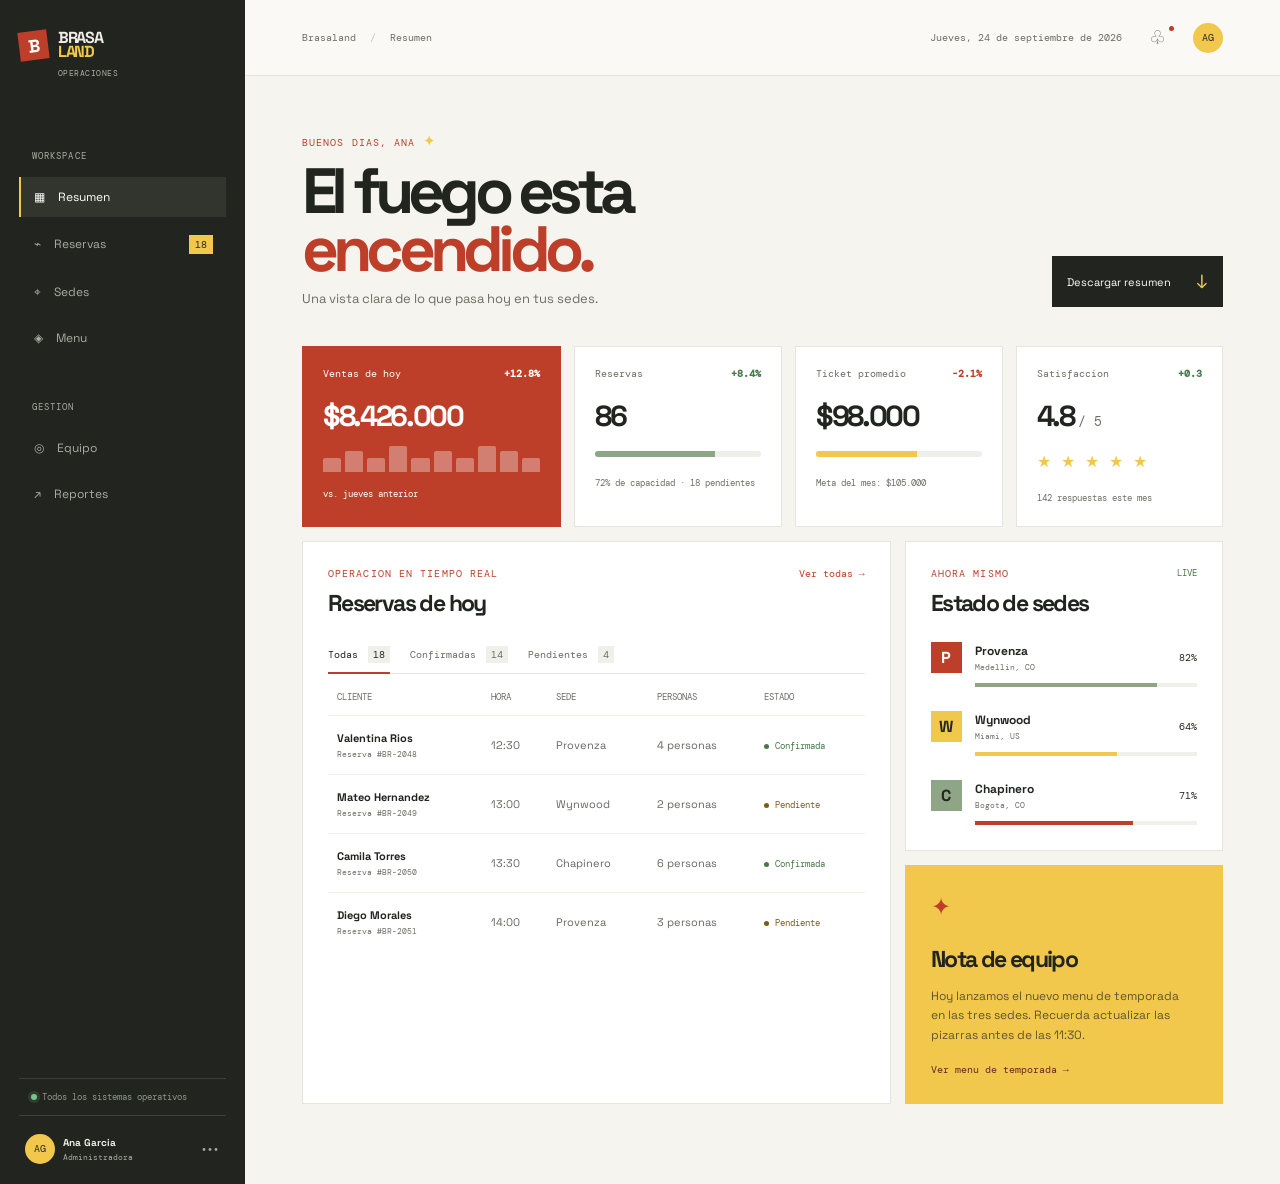
<file: uis/backoffice/index.html>
<!doctype html>
<html lang="es">
<head>
  <meta charset="UTF-8">
  <meta name="viewport" content="width=device-width, initial-scale=1.0">
  <meta name="description" content="Panel interno de operaciones de Brasaland.">
  <title>Brasaland Ops | Dashboard</title>
  <meta name="robots" content="noindex, nofollow">
  <meta name="theme-color" content="#22251f">
  <link rel="preconnect" href="https://fonts.googleapis.com">
  <link rel="preconnect" href="https://fonts.gstatic.com" crossorigin>
  <link rel="stylesheet" href="styles.css">
  <link rel="stylesheet" href="accessibility.css">
  <link rel="preload" as="style" href="https://fonts.googleapis.com/css2?family=DM+Mono:wght@400;500&amp;family=Space+Grotesk:wght@400;500;600;700&amp;display=optional" onload="this.onload=null;this.rel='stylesheet'">
  <noscript><link rel="stylesheet" href="https://fonts.googleapis.com/css2?family=DM+Mono:wght@400;500&amp;family=Space+Grotesk:wght@400;500;600;700&amp;display=optional"></noscript>
</head>
<body>
  <div class="app-shell">
    <aside class="sidebar"><a class="ops-brand" href="index.html"><span class="ops-mark">B</span><span>BRASA<span>LAND</span><small>OPERACIONES</small></span></a><nav class="side-nav" aria-label="Navegacion interna"><p class="nav-label">Workspace</p><a class="is-active" href="#dashboard">▦ <span>Resumen</span></a><a href="#reservas">⌁ <span>Reservas</span><b>18</b></a><a href="#sedes">⌖ <span>Sedes</span></a><a href="#menu">◈ <span>Menu</span></a><p class="nav-label space">Gestion</p><a href="#equipo">◎ <span>Equipo</span></a><a href="#reportes">↗ <span>Reportes</span></a></nav><div class="sidebar-bottom"><div class="system-status"><i></i> Todos los sistemas operativos</div><a class="user-mini" href="#perfil"><span>AG</span><strong>Ana Garcia<small>Administradora</small></strong><b>•••</b></a></div></aside>
    <main class="main-content" id="dashboard"><header class="topbar"><button class="mobile-menu" type="button" aria-label="Abrir menu">☰</button><div class="breadcrumb">Brasaland <span>/</span> Resumen</div><div class="top-actions"><time datetime="2026-09-24">Jueves, 24 de septiembre de 2026</time><button class="notification" type="button" aria-label="Notificaciones">♧<i></i></button><button class="avatar" type="button" aria-label="Abrir perfil">AG</button></div></header><div class="content-wrap"><section class="welcome-row"><div><p class="kicker">Buenos dias, Ana <span>✦</span></p><h1>El fuego esta<br><em>encendido.</em></h1><p class="intro">Una vista clara de lo que pasa hoy en tus sedes.</p></div><button class="primary-action" type="button" id="export-button">Descargar resumen <span>↓</span></button></section><section class="metric-grid" aria-label="Metricas de hoy"><article class="metric-card highlight"><div class="metric-top"><span>Ventas de hoy</span><b>+12.8%</b></div><strong>$8.426.000</strong><div class="sparkline" aria-hidden="true"><i></i><i></i><i></i><i></i><i></i><i></i><i></i><i></i><i></i><i></i></div><small>vs. jueves anterior</small></article><article class="metric-card"><div class="metric-top"><span>Reservas</span><b class="green">+8.4%</b></div><strong>86</strong><div class="bar"><i style="width:72%"></i></div><small>72% de capacidad · 18 pendientes</small></article><article class="metric-card"><div class="metric-top"><span>Ticket promedio</span><b class="red">-2.1%</b></div><strong>$98.000</strong><div class="bar yellow"><i style="width:61%"></i></div><small>Meta del mes: $105.000</small></article><article class="metric-card"><div class="metric-top"><span>Satisfaccion</span><b class="green">+0.3</b></div><strong>4.8 <small>/ 5</small></strong><div class="stars">★ ★ ★ ★ ★</div><small>142 respuestas este mes</small></article></section><section class="dashboard-grid"><article class="panel reservations-panel" id="reservas"><div class="panel-heading"><div><p class="kicker">Operacion en tiempo real</p><h2>Reservas de hoy</h2></div><button class="ghost" type="button">Ver todas →</button></div><div class="filters"><button class="filter active" type="button" data-filter="all">Todas <b>18</b></button><button class="filter" type="button" data-filter="confirmed">Confirmadas <b>14</b></button><button class="filter" type="button" data-filter="pending">Pendientes <b>4</b></button></div><div class="table-wrap"><table><thead><tr><th>Cliente</th><th>Hora</th><th>Sede</th><th>Personas</th><th>Estado</th></tr></thead><tbody><tr data-status="confirmed"><td><strong>Valentina Rios</strong><small>Reserva #BR-2048</small></td><td>12:30</td><td>Provenza</td><td>4 personas</td><td><span class="status confirmed">Confirmada</span></td></tr><tr data-status="pending"><td><strong>Mateo Hernandez</strong><small>Reserva #BR-2049</small></td><td>13:00</td><td>Wynwood</td><td>2 personas</td><td><span class="status pending">Pendiente</span></td></tr><tr data-status="confirmed"><td><strong>Camila Torres</strong><small>Reserva #BR-2050</small></td><td>13:30</td><td>Chapinero</td><td>6 personas</td><td><span class="status confirmed">Confirmada</span></td></tr><tr data-status="pending"><td><strong>Diego Morales</strong><small>Reserva #BR-2051</small></td><td>14:00</td><td>Provenza</td><td>3 personas</td><td><span class="status pending">Pendiente</span></td></tr></tbody></table></div></article><aside class="right-column"><article class="panel"><div class="panel-heading"><div><p class="kicker">Ahora mismo</p><h2>Estado de sedes</h2></div><span class="live">LIVE</span></div><div class="venue"><span class="venue-icon red-bg">P</span><div><strong>Provenza</strong><small>Medellin, CO</small></div><b>82%</b><i><span style="width:82%"></span></i></div><div class="venue"><span class="venue-icon yellow-bg">W</span><div><strong>Wynwood</strong><small>Miami, US</small></div><b>64%</b><i><span style="width:64%"></span></i></div><div class="venue"><span class="venue-icon green-bg">C</span><div><strong>Chapinero</strong><small>Bogota, CO</small></div><b>71%</b><i><span style="width:71%"></span></i></div></article><article class="panel note"><span>✦</span><h2>Nota de equipo</h2><p>Hoy lanzamos el nuevo menu de temporada en las tres sedes. Recuerda actualizar las pizarras antes de las 11:30.</p><a href="#menu">Ver menu de temporada →</a></article></aside></section></div></main>
  </div>
  <script src="app.js"></script>
</body>
</html>
</file>
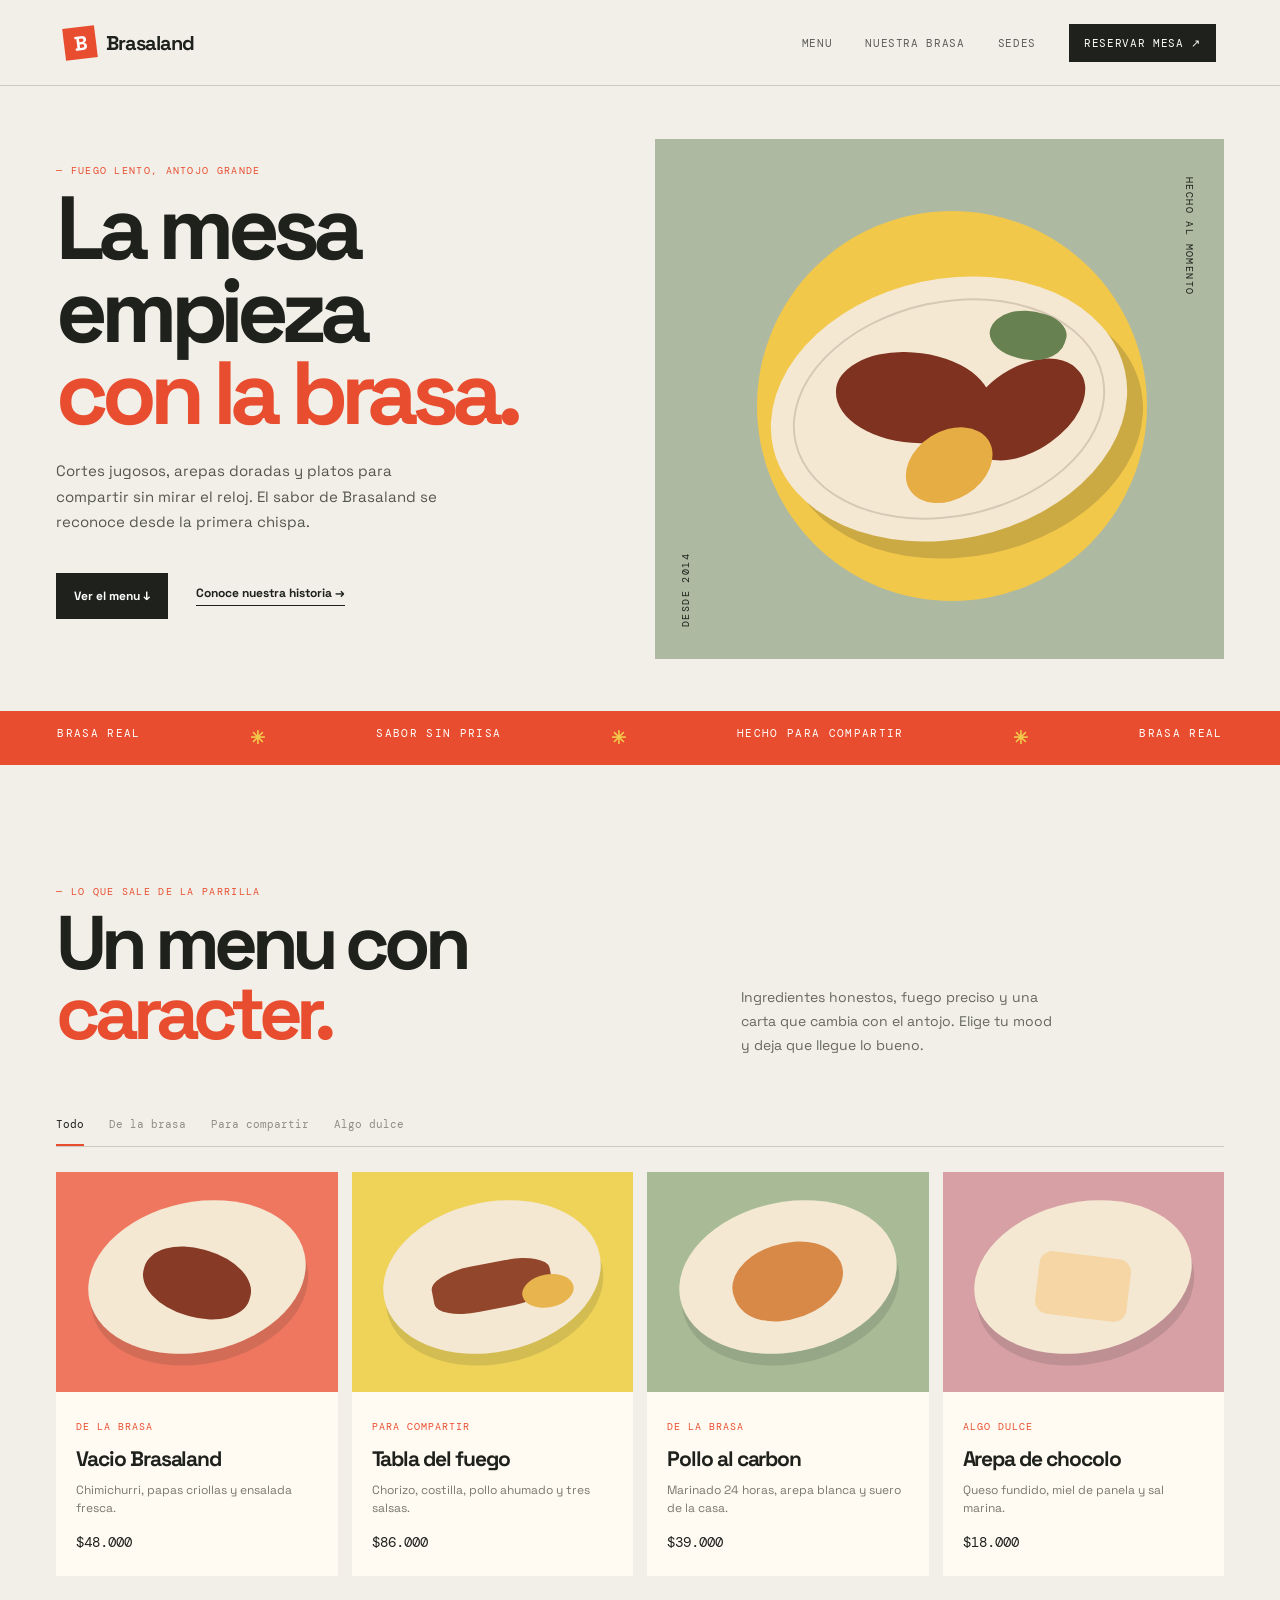
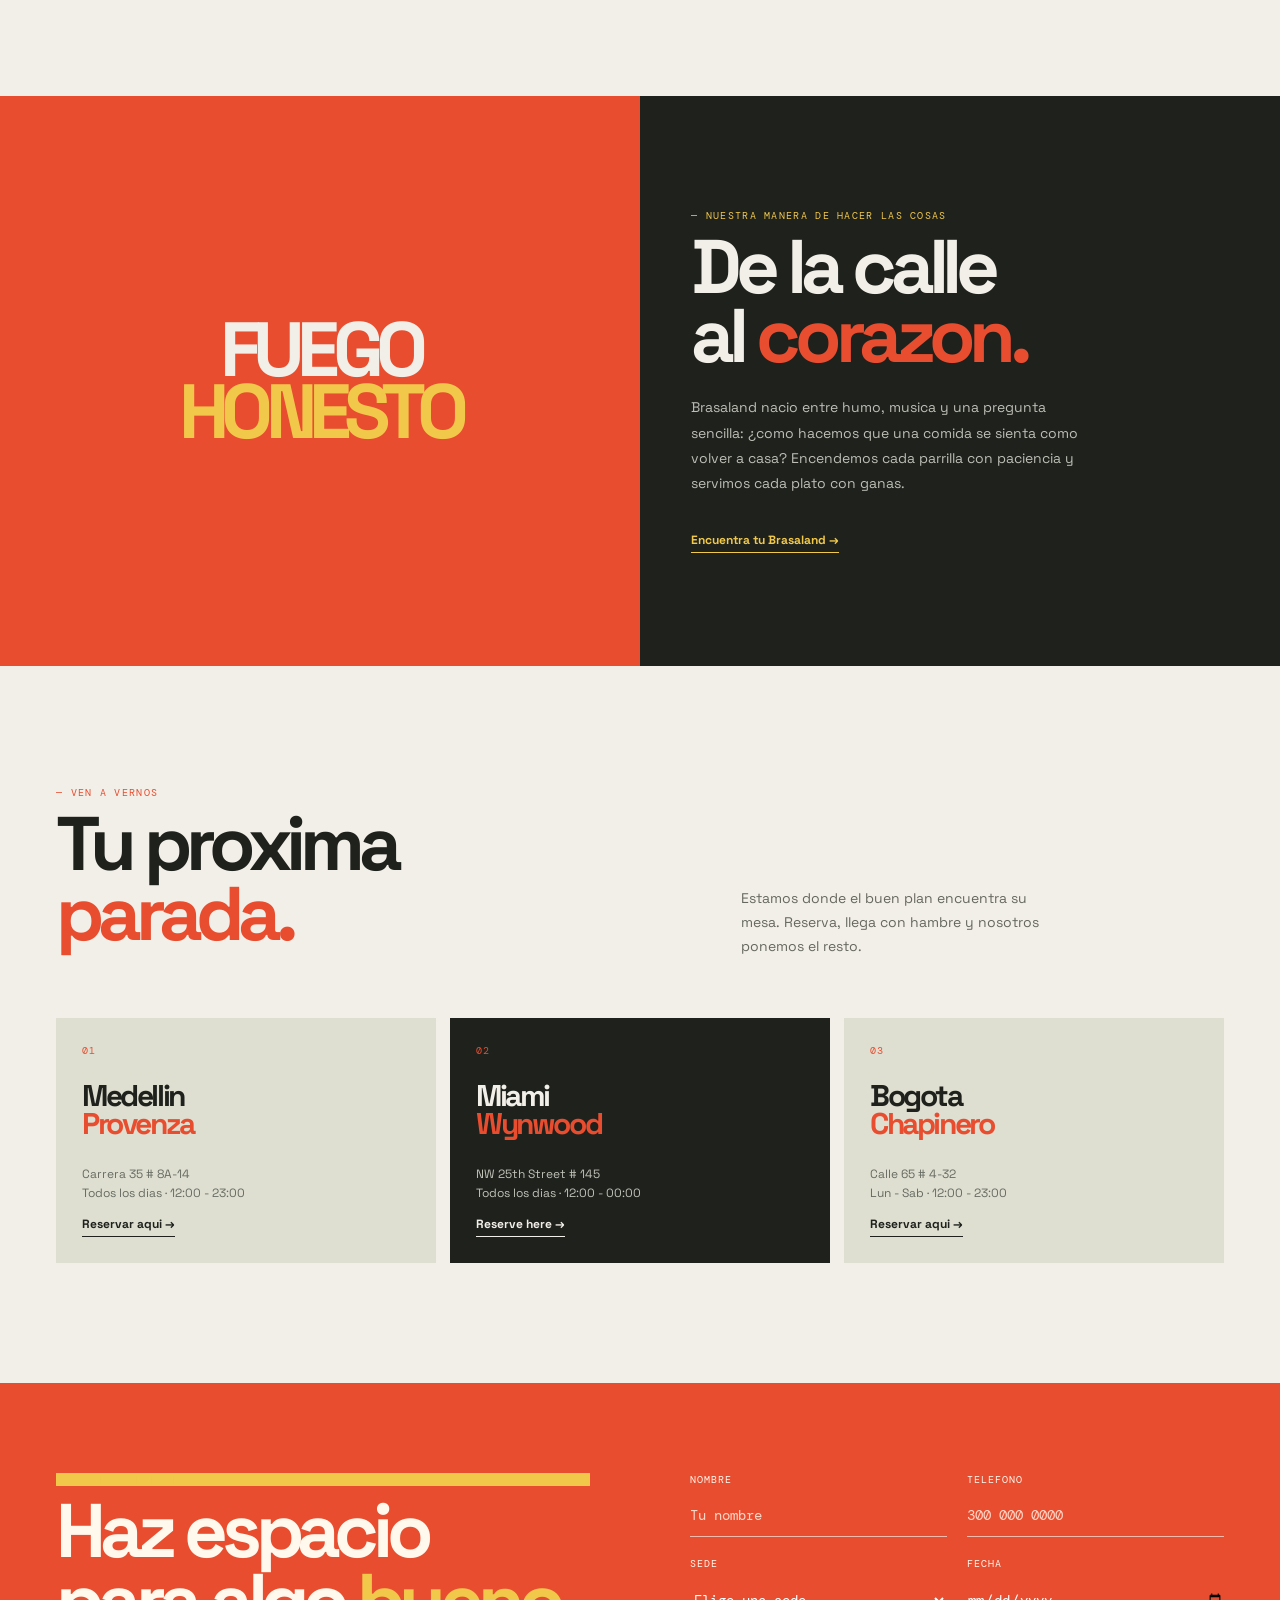
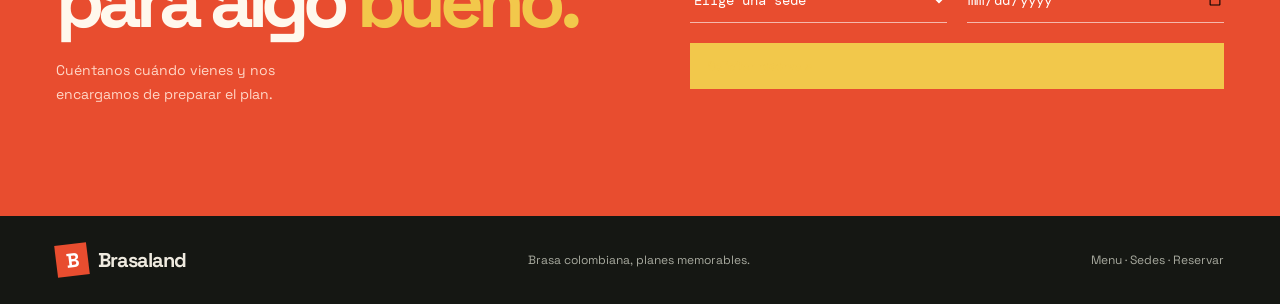
<file: uis/website/index.html>
<!doctype html>
<html lang="es">
<head>
  <meta charset="UTF-8">
  <meta name="viewport" content="width=device-width, initial-scale=1.0">
  <meta name="description" content="Brasaland: brasas, sabor y planes memorables.">
  <title>Brasaland | Sabor a la brasa</title>
  <meta property="og:title" content="Brasaland | Sabor a la brasa">
  <meta property="og:description" content="Brasas, sabor y planes memorables en Brasaland.">
  <meta property="og:type" content="website">
  <meta property="og:locale" content="es_CO">
  <link rel="preconnect" href="https://fonts.googleapis.com">
  <link rel="preconnect" href="https://fonts.gstatic.com" crossorigin>
  <link rel="stylesheet" href="styles.css">
  <link rel="preload" as="style" href="https://fonts.googleapis.com/css2?family=DM+Mono:wght@400;500&amp;family=Space+Grotesk:wght@400;500;600;700&amp;display=optional" onload="this.onload=null;this.rel='stylesheet'">
  <noscript><link rel="stylesheet" href="https://fonts.googleapis.com/css2?family=DM+Mono:wght@400;500&amp;family=Space+Grotesk:wght@400;500;600;700&amp;display=optional"></noscript>
</head>
<body>
  <header class="site-header" id="inicio">
    <a class="brand" href="#inicio"><span class="brand-mark">B</span><span>Brasaland</span></a>
    <button class="menu-toggle" type="button" aria-expanded="false" aria-controls="site-nav">Menu</button>
    <nav class="site-nav" id="site-nav" aria-label="Navegacion principal"><a href="#menu">Menu</a><a href="#historia">Nuestra brasa</a><a href="#sedes">Sedes</a><a class="nav-cta" href="#reserva">Reservar mesa ↗</a></nav>
  </header>
  <main>
    <section class="hero shell"><div class="hero-copy"><p class="eyebrow">— FUEGO LENTO, ANTOJO GRANDE</p><h1>La mesa empieza<br><em>con la brasa.</em></h1><p class="lede">Cortes jugosos, arepas doradas y platos para compartir sin mirar el reloj. El sabor de Brasaland se reconoce desde la primera chispa.</p><div class="actions"><a class="button dark" href="#menu">Ver el menu ↓</a><a class="link" href="#historia">Conoce nuestra historia →</a></div></div><div class="hero-art" aria-label="Plato de carne a la brasa"><div class="sun"></div><div class="plate"><i class="steak one"></i><i class="steak two"></i><i class="arepa"></i><i class="greens"></i></div><span class="art-note top">HECHO AL MOMENTO</span><span class="art-note bottom">DESDE 2014</span></div></section>
    <div class="ticker"><span>BRASA REAL</span><b>✳</b><span>SABOR SIN PRISA</span><b>✳</b><span>HECHO PARA COMPARTIR</span><b>✳</b><span>BRASA REAL</span></div>
    <section class="menu-section shell" id="menu"><div class="section-head"><div><p class="eyebrow">— LO QUE SALE DE LA PARRILLA</p><h2>Un menu con<br><em>caracter.</em></h2></div><p>Ingredientes honestos, fuego preciso y una carta que cambia con el antojo. Elige tu mood y deja que llegue lo bueno.</p></div><div class="tabs" role="tablist"><button class="tab active" type="button" data-category="all">Todo</button><button class="tab" type="button" data-category="brasa">De la brasa</button><button class="tab" type="button" data-category="share">Para compartir</button><button class="tab" type="button" data-category="sweet">Algo dulce</button></div><div class="menu-grid"><article class="menu-card" data-category="brasa"><div class="dish red"><i class="dish-meat"></i></div><div class="card-copy"><small>DE LA BRASA</small><h3>Vacio Brasaland</h3><p>Chimichurri, papas criollas y ensalada fresca.</p><strong>$48.000</strong></div></article><article class="menu-card" data-category="share"><div class="dish yellow"><i class="dish-ribs"></i></div><div class="card-copy"><small>PARA COMPARTIR</small><h3>Tabla del fuego</h3><p>Chorizo, costilla, pollo ahumado y tres salsas.</p><strong>$86.000</strong></div></article><article class="menu-card" data-category="brasa"><div class="dish green"><i class="dish-chicken"></i></div><div class="card-copy"><small>DE LA BRASA</small><h3>Pollo al carbon</h3><p>Marinado 24 horas, arepa blanca y suero de la casa.</p><strong>$39.000</strong></div></article><article class="menu-card" data-category="sweet"><div class="dish pink"><i class="dish-cake"></i></div><div class="card-copy"><small>ALGO DULCE</small><h3>Arepa de chocolo</h3><p>Queso fundido, miel de panela y sal marina.</p><strong>$18.000</strong></div></article></div></section>
    <section class="story" id="historia"><div class="story-art"><span>FUEGO<br><em>HONESTO</em></span></div><div class="story-copy"><p class="eyebrow">— NUESTRA MANERA DE HACER LAS COSAS</p><h2>De la calle<br>al <em>corazon.</em></h2><p>Brasaland nacio entre humo, musica y una pregunta sencilla: ¿como hacemos que una comida se sienta como volver a casa? Encendemos cada parrilla con paciencia y servimos cada plato con ganas.</p><a class="link" href="#sedes">Encuentra tu Brasaland →</a></div></section>
    <section class="locations shell" id="sedes"><div class="section-head"><div><p class="eyebrow">— VEN A VERNOS</p><h2>Tu proxima<br><em>parada.</em></h2></div><p>Estamos donde el buen plan encuentra su mesa. Reserva, llega con hambre y nosotros ponemos el resto.</p></div><div class="location-grid"><article><small>01</small><h3>Medellin<br><em>Provenza</em></h3><p>Carrera 35 # 8A-14<br>Todos los dias · 12:00 - 23:00</p><a class="link" href="#reserva">Reservar aqui →</a></article><article class="dark-card"><small>02</small><h3>Miami<br><em>Wynwood</em></h3><p>NW 25th Street # 145<br>Todos los dias · 12:00 - 00:00</p><a class="link" href="#reserva">Reserve here →</a></article><article><small>03</small><h3>Bogota<br><em>Chapinero</em></h3><p>Calle 65 # 4-32<br>Lun - Sab · 12:00 - 23:00</p><a class="link" href="#reserva">Reservar aqui →</a></article></div></section>
    <section class="reservation" id="reserva"><div class="reservation-inner shell"><div><p class="eyebrow light">— TU MESA TE ESPERA</p><h2>Haz espacio<br>para algo <em>bueno.</em></h2><p>Cuéntanos cuándo vienes y nos encargamos de preparar el plan.</p></div><form id="reservation-form"><label>Nombre<input type="text" name="name" placeholder="Tu nombre" autocomplete="name" required></label><label>Telefono<input type="tel" name="phone" placeholder="300 000 0000" pattern="[0-9 ]{7,15}" title="Usa entre 7 y 15 numeros" required></label><label>Sede<select name="location" required><option value="">Elige una sede</option><option>Medellin · Provenza</option><option>Miami · Wynwood</option><option>Bogota · Chapinero</option></select></label><label>Fecha<input type="date" name="date" required></label><button class="button light" type="submit">Solicitar reserva ↗</button><p id="form-message" role="status"></p></form></div></section>
  </main>
  <footer><div class="shell"><a class="brand" href="#inicio"><span class="brand-mark">B</span><span>Brasaland</span></a><span>Brasa colombiana, planes memorables.</span><span>Menu · Sedes · Reservar</span></div></footer>
  <script src="app.js"></script>
</body>
</html>
</file>
<file: uis/backoffice/styles.css>
:root { --ink:#22251f; --paper:#f5f4ef; --panel:#fff; --muted:#85877d; --line:#e5e5dd; --red:#e34d32; --yellow:#f1c84b; --green:#8ea686; --display:'Space Grotesk','Trebuchet MS',sans-serif; --mono:'DM Mono',monospace; } * { box-sizing:border-box; } body { margin:0; background:var(--paper); color:var(--ink); font-family:var(--display); } button { font:inherit; cursor:pointer; } .app-shell { display:flex; min-height:100vh; } .sidebar { width:245px; flex:none; min-height:100vh; padding:31px 19px 20px; display:flex; flex-direction:column; background:var(--ink); color:#efeee7; } .ops-brand { display:flex; align-items:flex-start; gap:10px; color:#efeee7; font-size:16px; font-weight:700; letter-spacing:-.08em; text-decoration:none; } .ops-brand > span:last-child { display:flex; flex-direction:column; line-height:.9; } .ops-brand > span:last-child > span { color:var(--yellow); } .ops-brand small { margin-top:8px; color:#777c71; font:8px var(--mono); letter-spacing:.06em; } .ops-mark { display:grid; place-items:center; width:29px; height:29px; background:var(--red); color:#fff; transform:rotate(-7deg); font-size:18px; } .side-nav { margin-top:72px; display:flex; flex-direction:column; gap:6px; } .nav-label { padding-left:13px; margin:0 0 9px; color:#777c71; font:9px var(--mono); text-transform:uppercase; letter-spacing:.12em; } .nav-label.space { margin-top:37px; } .side-nav a { display:flex; align-items:center; gap:13px; padding:12px 13px; border-left:2px solid transparent; color:#a9aca2; font-size:12px; text-decoration:none; } .side-nav a span { flex:1; } .side-nav a b { padding:3px 6px; color:var(--ink); background:var(--yellow); font:10px var(--mono); } .side-nav a:hover,.side-nav a.is-active { border-left-color:var(--yellow); background:#31352d; color:#fff; } .sidebar-bottom { margin-top:auto; } .system-status { padding:12px; border-top:1px solid #3c4038; border-bottom:1px solid #3c4038; color:#8c9787; font:9px var(--mono); } .system-status i,.live:before { width:6px; height:6px; display:inline-block; border-radius:50%; background:#77c48a; box-shadow:0 0 0 3px rgba(119,196,138,.15); } .user-mini { display:flex; align-items:center; gap:8px; padding:18px 6px 0; color:#efeee7; font-size:10px; text-decoration:none; } .user-mini > span { display:grid; place-items:center; width:30px; height:30px; border-radius:50%; color:var(--ink); background:var(--yellow); font:10px var(--mono); } .user-mini strong { display:flex; flex-direction:column; gap:3px; } .user-mini small { color:#7c8175; font:8px var(--mono); } .user-mini > b { margin-left:auto; color:#7c8175; letter-spacing:2px; }
.main-content { flex:1; min-width:0; } .topbar { height:76px; display:flex; align-items:center; justify-content:space-between; padding:0 5.5%; border-bottom:1px solid var(--line); background:#faf9f5; } .breadcrumb,time { font:10px var(--mono); color:#8d8e85; } .breadcrumb span { padding:0 8px; color:#c5c6bd; } .top-actions { display:flex; align-items:center; gap:21px; } .notification,.mobile-menu { border:0; background:transparent; color:#777970; position:relative; font-size:19px; } .notification i { position:absolute; top:2px; right:-2px; width:5px; height:5px; border-radius:50%; background:var(--red); } .avatar { display:grid; place-items:center; width:30px; height:30px; border:0; border-radius:50%; color:var(--ink); background:var(--yellow); font:10px var(--mono); } .mobile-menu { display:none; } .content-wrap { max-width:1380px; padding:55px 5.5% 80px; margin:auto; } .welcome-row { display:flex; justify-content:space-between; align-items:flex-end; margin-bottom:39px; } .kicker { margin:0 0 12px; color:var(--red); font:10px var(--mono); text-transform:uppercase; letter-spacing:.11em; } .kicker span { color:var(--yellow); font-size:15px; } h1,h2,p { margin-top:0; } h1 { margin-bottom:12px; font-size:clamp(42px,5vw,67px); line-height:.9; letter-spacing:-.09em; } h1 em { color:var(--red); font-style:normal; } .intro { margin:0; color:var(--muted); font-size:13px; } .primary-action { display:flex; align-items:center; gap:25px; border:0; padding:13px 15px; background:var(--ink); color:#fff; font-size:11px; } .primary-action span { color:var(--yellow); font-size:19px; } .metric-grid { display:grid; grid-template-columns:1.25fr 1fr 1fr 1fr; gap:13px; margin-bottom:14px; } .metric-card,.panel { background:var(--panel); border:1px solid var(--line); } .metric-card { min-height:163px; padding:20px; } .metric-card.highlight { background:var(--red); border-color:var(--red); color:#fff; } .metric-top { display:flex; justify-content:space-between; gap:12px; color:#85877d; font:10px var(--mono); } .highlight .metric-top,.highlight small { color:#ffd1c4; } .metric-card > strong { display:block; margin:17px 0 10px; font-size:29px; letter-spacing:-.08em; } .metric-card > strong small { color:var(--muted); font-size:13px; letter-spacing:0; } .highlight .metric-top b { color:var(--yellow); } .green { color:#5ca86b; } .red { color:var(--red); } .metric-card small { color:#9da097; font:9px var(--mono); } .sparkline { height:28px; display:flex; align-items:end; gap:4px; margin-bottom:9px; } .sparkline i { width:9%; height:50%; background:rgba(255,255,255,.33); border-radius:2px 2px 0 0; } .sparkline i:nth-child(2),.sparkline i:nth-child(6),.sparkline i:nth-child(9) { height:75%; } .sparkline i:nth-child(4),.sparkline i:nth-child(8) { height:95%; } .bar { height:6px; margin:17px 0 13px; border-radius:10px; background:#edf0e8; overflow:hidden; } .bar i { display:block; height:100%; background:var(--green); } .bar.yellow i { background:var(--yellow); } .stars { margin:17px 0 13px; color:var(--yellow); letter-spacing:3px; font-size:16px; }
.dashboard-grid { display:grid; grid-template-columns:minmax(0,1.85fr) minmax(270px,1fr); gap:14px; } .panel { padding:25px; } .panel-heading { display:flex; align-items:flex-start; justify-content:space-between; gap:15px; } .panel-heading .kicker { margin-bottom:8px; } h2 { margin-bottom:0; font-size:23px; letter-spacing:-.07em; } .ghost { border:0; padding:0; background:transparent; color:var(--red); font:10px var(--mono); } .filters { display:flex; gap:20px; margin-top:30px; border-bottom:1px solid var(--line); } .filter { border:0; border-bottom:2px solid transparent; margin-bottom:-1px; padding:0 0 11px; background:transparent; color:#999b91; font:10px var(--mono); } .filter b { padding:2px 5px; margin-left:4px; background:#f0f0ea; font-weight:400; } .filter.active { color:var(--ink); border-color:var(--red); } .table-wrap { overflow-x:auto; } table { width:100%; border-collapse:collapse; white-space:nowrap; } th { padding:17px 9px 12px; text-align:left; color:#a2a49a; font:9px var(--mono); font-weight:400; text-transform:uppercase; } td { padding:15px 9px; border-top:1px solid #f0f0eb; color:#65685f; font-size:11px; } td:first-child { color:var(--ink); } td strong,td small { display:block; } td small { margin-top:4px; color:#a2a49a; font:8px var(--mono); } .status { display:inline-flex; align-items:center; gap:6px; font:9px var(--mono); } .status:before { content:''; width:5px; height:5px; border-radius:50%; background:currentColor; } .status.confirmed { color:#5ca86b; } .status.pending { color:#c89827; } .hidden { display:none; } .right-column { display:flex; flex-direction:column; gap:14px; } .right-column > .panel:first-child { flex:1; } .live { display:flex; align-items:center; gap:8px; color:#6db77c; font:9px var(--mono); } .venue { display:grid; grid-template-columns:34px 1fr auto; gap:10px; align-items:center; margin-top:24px; } .venue-icon { display:grid; place-items:center; width:31px; height:31px; color:#fff; font-weight:700; } .red-bg { background:var(--red); } .yellow-bg { color:var(--ink); background:var(--yellow); } .green-bg { background:var(--green); } .venue strong,.venue small { display:block; } .venue strong { font-size:12px; } .venue small { margin-top:3px; color:#999b91; font:8px var(--mono); } .venue > b { font:10px var(--mono); } .venue > i { grid-column:2/-1; height:4px; background:#eff0ea; } .venue > i span { display:block; height:100%; background:var(--green); } .venue:nth-of-type(3) > i span { background:var(--yellow); } .venue:nth-of-type(4) > i span { background:var(--red); } .note { background:var(--yellow); border-color:var(--yellow); } .note > span { display:block; color:var(--red); font-size:24px; } .note h2 { margin:22px 0 13px; } .note p { max-width:250px; color:#61562b; line-height:1.6; font-size:12px; } .note a { color:var(--red); font:10px var(--mono); text-decoration:none; }
@media(max-width:1000px) { .sidebar { width:210px; } .metric-grid { grid-template-columns:repeat(2,1fr); } .dashboard-grid { grid-template-columns:1fr; } .right-column { display:grid; grid-template-columns:1fr 1fr; } } @media(max-width:680px) { .sidebar { position:fixed; z-index:10; left:-245px; transition:left .2s; } .sidebar.open { left:0; } .topbar { padding:0 22px; } .mobile-menu { display:block; } .top-actions time { display:none; } .content-wrap { padding:35px 22px 60px; } .welcome-row { align-items:flex-start; flex-direction:column; gap:24px; } .metric-grid,.right-column { grid-template-columns:1fr; } .panel { padding:18px 14px; } .filters { gap:12px; overflow:auto; } }
</file>
<file: uis/backoffice/accessibility.css>
:root {
  --red: #bd3f2a;
  --muted: #6c6e64;
}

.metric-top,
.breadcrumb,
time,
.filter,
th,
td small {
  color: #6c6e64;
}

.metric-card small,
.venue small {
  color: #6c6e64;
}

.highlight .metric-top,
.highlight small,
.highlight .metric-top b {
  color: #fff;
}

.green,
.status.confirmed,
.live {
  color: #47784a;
}

.status.pending {
  color: #795d16;
}

.green-bg {
  color: #22251f;
}

.ops-brand small,
.nav-label,
.user-mini small,
.user-mini > b {
  color: #a9aca2;
}

.note a {
  color: #6b281d;
}

:focus-visible {
  outline: 3px solid #22251f;
  outline-offset: 3px;
  box-shadow: 0 0 0 5px #fff;
}

.sidebar :focus-visible {
  outline-color: #f1c84b;
  box-shadow: 0 0 0 5px #f5f4ef;
}

.sr-only {
  position: absolute;
  width: 1px;
  height: 1px;
  padding: 0;
  margin: -1px;
  overflow: hidden;
  clip: rect(0, 0, 0, 0);
  white-space: nowrap;
  border: 0;
}

@media (max-width: 680px) {
  .sidebar {
    visibility: hidden;
    transition: left 0.2s, visibility 0.2s;
  }

  .sidebar.open {
    visibility: visible;
  }
}
</file>
<file: uis/website/styles.css>
:root { --ink:#1e211c; --paper:#f2efe8; --red:#e84d2f; --yellow:#f2c84b; --sage:#adb9a1; --line:rgba(30,33,28,.18); --display:'Space Grotesk','Trebuchet MS',sans-serif; --mono:'DM Mono',monospace; }
* { box-sizing:border-box; } html { scroll-behavior:smooth; } body { margin:0; color:var(--ink); background:var(--paper); font-family:var(--display); } a { color:inherit; text-decoration:none; } button,input,select { font:inherit; } .shell { max-width:1240px; margin:0 auto; padding-left:36px; padding-right:36px; }
.site-header { min-height:86px; padding:0 5vw; display:flex; align-items:center; justify-content:space-between; border-bottom:1px solid var(--line); position:relative; z-index:5; } .brand { display:flex; gap:10px; align-items:center; font-weight:700; font-size:20px; letter-spacing:-.05em; } .brand-mark { display:grid; place-items:center; width:32px; height:32px; background:var(--red); color:#fff; transform:rotate(-7deg); } .site-nav { display:flex; align-items:center; gap:33px; font:11px var(--mono); text-transform:uppercase; letter-spacing:.06em; } .site-nav a:not(.nav-cta) { opacity:.7; } .nav-cta { padding:12px 15px; color:#fff; background:var(--ink); } .menu-toggle { display:none; border:0; background:none; font:11px var(--mono); text-transform:uppercase; }
.hero { min-height:625px; display:grid; grid-template-columns:1fr 1fr; align-items:center; gap:30px; } .hero-copy { padding:56px 0 70px; } .eyebrow { color:var(--red); font:10px var(--mono); letter-spacing:.13em; text-transform:uppercase; } h1,h2,h3,p { margin-top:0; } h1,h2 { margin-bottom:24px; letter-spacing:-.08em; line-height:.92; } h1 { font-size:clamp(58px,7vw,96px); } h2 { font-size:clamp(48px,6vw,76px); } em { color:var(--red); font-style:normal; } .lede { max-width:410px; color:#55574f; line-height:1.7; font-size:15px; } .actions { display:flex; align-items:center; gap:28px; margin-top:38px; } .button { display:inline-flex; justify-content:space-between; align-items:center; gap:28px; border:0; padding:15px 18px; cursor:pointer; font-size:12px; font-weight:700; } .dark { color:#fff; background:var(--ink); } .light { color:var(--ink); background:var(--yellow); } .link { display:inline-flex; gap:10px; border-bottom:1px solid currentColor; padding-bottom:4px; font-size:12px; font-weight:700; }
.hero-art { height:520px; position:relative; overflow:hidden; background:var(--sage); } .sun { width:390px; height:390px; border-radius:50%; background:var(--yellow); position:absolute; left:18%; top:14%; } .plate { position:absolute; left:20%; top:27%; width:360px; height:260px; border-radius:50%; background:#f4e8d3; box-shadow:12px 20px 0 rgba(30,33,28,.18); transform:rotate(-12deg); } .plate:after { content:''; position:absolute; inset:22px; border:2px solid #d7c8b5; border-radius:50%; } .steak { position:absolute; z-index:2; background:#7e321f; border-radius:44% 56% 42% 55%; } .one { width:155px; height:91px; left:70px; top:66px; transform:rotate(13deg); } .two { width:132px; height:84px; left:188px; top:104px; transform:rotate(-28deg); } .arepa { z-index:3; position:absolute; width:93px; height:68px; border-radius:50%; background:#e7ad45; left:122px; top:151px; transform:rotate(-20deg); } .greens { z-index:3; position:absolute; width:75px; height:50px; background:#688151; border-radius:65% 35% 60% 40%; left:235px; top:49px; transform:rotate(30deg); } .art-note { position:absolute; font:10px var(--mono); letter-spacing:.14em; writing-mode:vertical-rl; } .top { top:38px; right:28px; } .bottom { left:24px; bottom:32px; transform:rotate(180deg); }
.ticker { overflow:hidden; display:flex; justify-content:space-around; padding:15px; background:var(--red); color:#fff; font:11px var(--mono); letter-spacing:.12em; } .ticker b { color:var(--yellow); margin:0 25px; font-size:18px; }
.menu-section,.locations { padding-top:120px; padding-bottom:120px; } .section-head { display:grid; grid-template-columns:1fr .75fr; align-items:end; gap:40px; margin-bottom:45px; } .section-head > p { max-width:320px; color:#66685f; line-height:1.7; font-size:14px; } .tabs { display:flex; gap:25px; border-bottom:1px solid var(--line); margin-bottom:25px; } .tab { border:0; border-bottom:2px solid transparent; padding:0 0 13px; background:transparent; color:#8e8e84; cursor:pointer; font:11px var(--mono); } .tab.active { color:var(--ink); border-color:var(--red); } .menu-grid { display:grid; grid-template-columns:repeat(4,1fr); gap:14px; } .menu-card { background:#fffaf2; } .menu-card.hidden { display:none; } .dish { height:220px; position:relative; overflow:hidden; } .dish:before { content:''; position:absolute; width:220px; height:150px; border-radius:50%; left:50%; top:30px; transform:translateX(-50%) rotate(-12deg); background:#f4e8d3; box-shadow:0 12px 0 rgba(30,33,28,.13); } .red { background:#ef7760; } .yellow { background:#efd359; } .green { background:#a8bb96; } .pink { background:#d7a0a5; } .dish i { position:absolute; z-index:1; } .dish-meat { width:110px; height:68px; background:#873b27; border-radius:48%; top:77px; left:50%; transform:translateX(-50%) rotate(16deg); } .dish-ribs { width:120px; height:46px; background:#92472d; top:91px; left:50%; transform:translateX(-50%) rotate(-11deg); border-radius:35%; } .dish-ribs:after { content:''; position:absolute; width:52px; height:33px; left:88px; top:22px; border-radius:50%; background:#e8b44d; } .dish-chicken { width:112px; height:76px; background:#d88947; top:71px; left:50%; transform:translateX(-50%) rotate(-20deg); border-radius:45% 55% 48% 52%; } .dish-cake { width:92px; height:63px; background:#f5d6a4; top:83px; left:50%; transform:translateX(-50%) rotate(7deg); border-radius:13px; } .card-copy { padding:22px 20px 24px; } .card-copy small,.location-grid small { color:var(--red); font:10px var(--mono); letter-spacing:.1em; } .card-copy h3 { margin:10px 0 9px; font-size:21px; letter-spacing:-.05em; } .card-copy p { min-height:38px; color:#77786e; font-size:12px; line-height:1.55; } .card-copy strong { font:14px var(--mono); }
.story { display:grid; grid-template-columns:1fr 1fr; background:var(--ink); color:var(--paper); min-height:570px; } .story-art { min-height:570px; display:grid; place-items:center; background:var(--red); font-size:clamp(42px,6vw,84px); font-weight:700; line-height:.8; letter-spacing:-.1em; text-align:center; } .story-art em { color:var(--yellow); } .story-copy { align-self:center; max-width:620px; padding:70px 8%; } .story-copy .eyebrow,.light { color:var(--yellow); } .story-copy h2 { color:var(--paper); } .story-copy > p:not(.eyebrow) { max-width:390px; color:#bdbeb5; line-height:1.8; font-size:14px; margin-bottom:32px; } .story-copy .link { color:var(--yellow); }
.location-grid { display:grid; grid-template-columns:repeat(3,1fr); gap:14px; } .location-grid article { min-height:245px; background:#dedfd1; padding:26px; display:flex; flex-direction:column; align-items:flex-start; } .location-grid .dark-card { color:var(--paper); background:var(--ink); } .location-grid h3 { margin:25px 0 18px; font-size:30px; line-height:.96; letter-spacing:-.08em; } .location-grid p { margin-top:auto; color:#676b61; line-height:1.6; font-size:12px; } .dark-card p { color:#c1c2b8; } .reservation { color:#fff8ed; background:var(--red); } .reservation-inner { display:grid; grid-template-columns:1fr 1fr; gap:100px; padding-top:90px; padding-bottom:90px; } .reservation h2 { color:#fff8ed; } .reservation h2 em { color:var(--yellow); } .reservation-inner > div > p:last-child { max-width:300px; color:#ffd7c7; line-height:1.7; font-size:14px; } form { display:grid; grid-template-columns:1fr 1fr; gap:20px; align-content:center; } label { display:grid; gap:8px; font:10px var(--mono); letter-spacing:.1em; text-transform:uppercase; } input,select { width:100%; padding:12px 0; border:0; border-bottom:1px solid rgba(255,255,255,.6); outline:0; background:transparent; color:#fff; font-size:14px; } input::placeholder { color:#ffd7c7; } select option { color:var(--ink); } form .button, form #form-message { grid-column:1/-1; } #form-message { min-height:17px; margin:0; color:var(--yellow); font-size:12px; } footer { padding:28px 0; color:#eeeadf; background:#151713; } footer .shell { display:flex; align-items:center; justify-content:space-between; gap:25px; } footer .shell > span { color:#a8aa9f; font-size:12px; }
@media(max-width:850px) { .shell { padding-left:22px; padding-right:22px; } .site-header { padding:0 22px; } .menu-toggle { display:block; } .site-nav { display:none; position:absolute; left:0; right:0; top:85px; padding:22px; background:var(--paper); flex-direction:column; align-items:flex-start; border-bottom:1px solid var(--line); } .site-nav.open { display:flex; } .hero { grid-template-columns:1fr; padding-top:35px; padding-bottom:55px; } .hero-art { height:360px; } .sun { width:280px; height:280px; } .plate { transform:scale(.75) rotate(-12deg); transform-origin:top left; left:20%; top:25%; } .section-head,.reservation-inner { grid-template-columns:1fr; gap:20px; } .menu-grid { grid-template-columns:repeat(2,1fr); } .story { grid-template-columns:1fr; } .story-art { min-height:300px; } .location-grid { grid-template-columns:1fr; } footer .shell { align-items:flex-start; flex-direction:column; } } @media(max-width:520px) { h1 { font-size:57px; } h2 { font-size:51px; } .actions { align-items:flex-start; flex-direction:column; gap:20px; } .menu-grid { grid-template-columns:1fr; } .tabs { gap:15px; overflow:auto; } form { grid-template-columns:1fr; } form .button,form #form-message { grid-column:auto; } }
</file>
